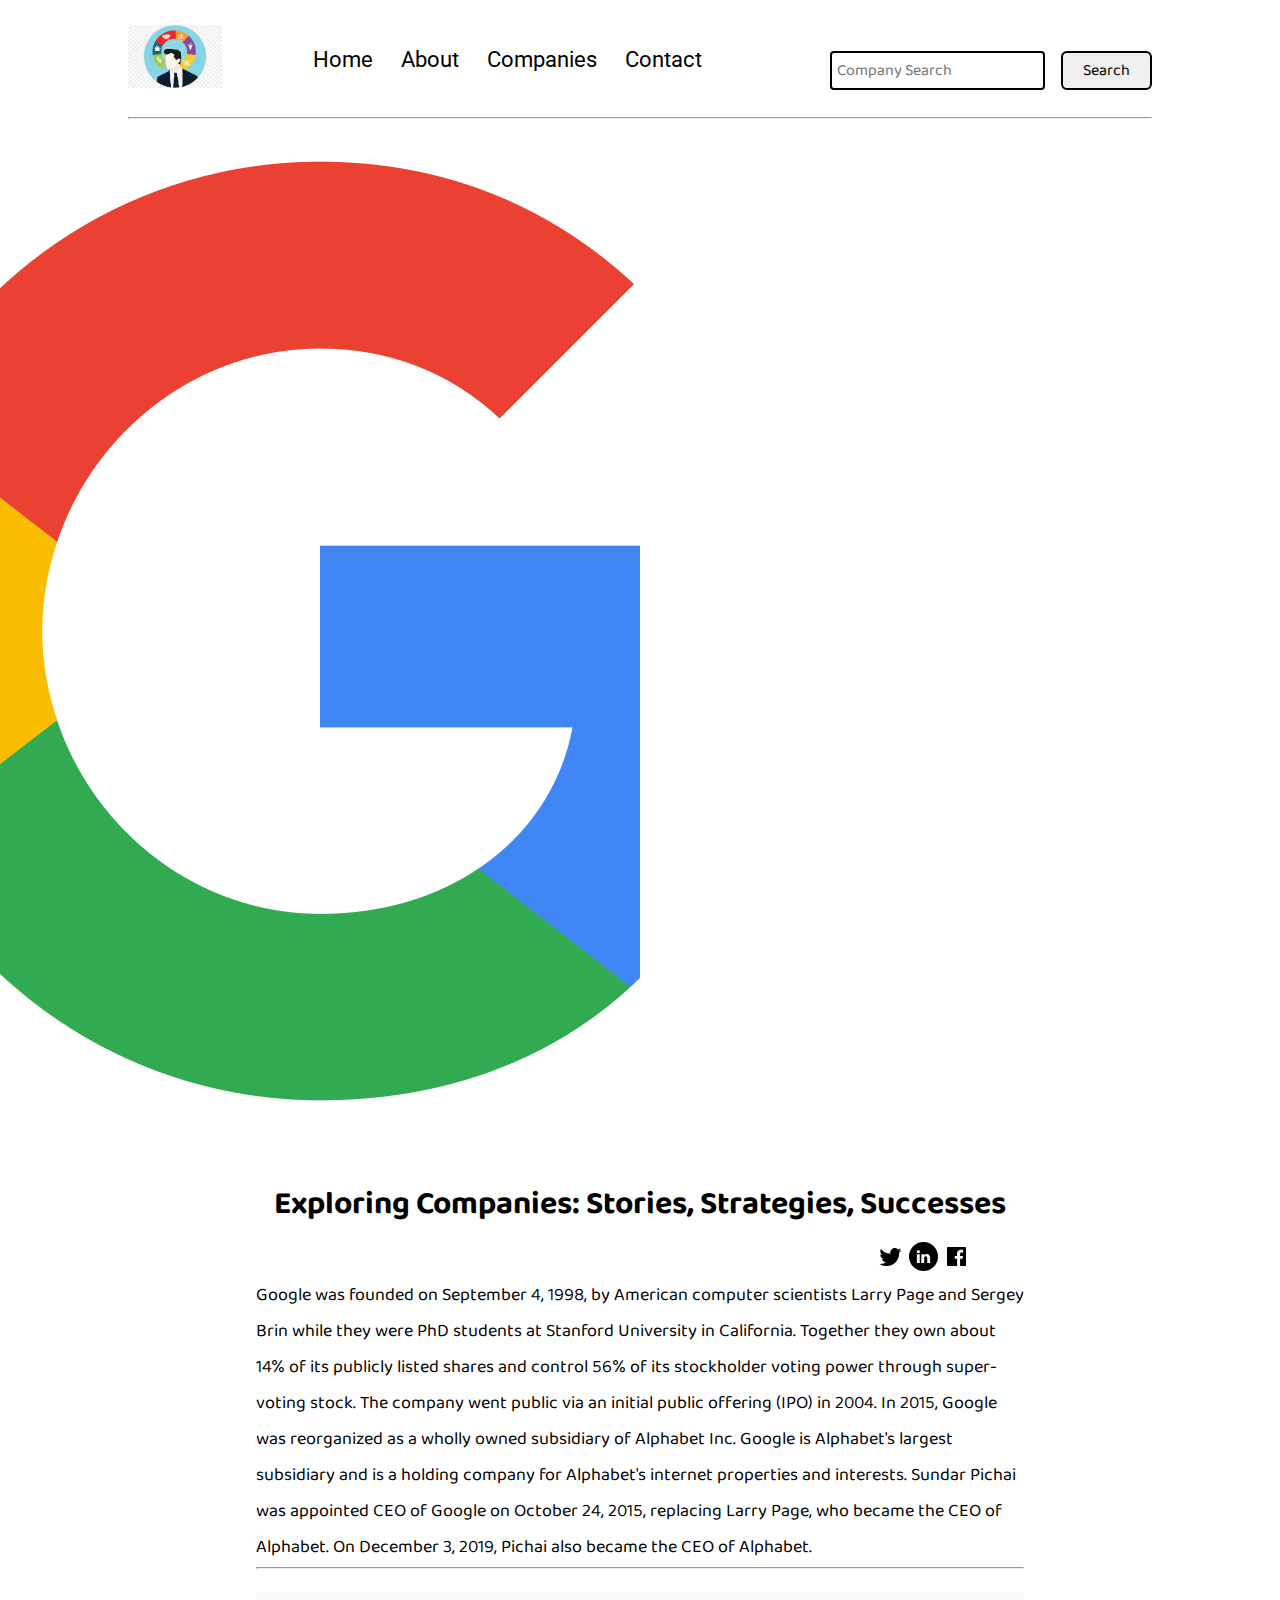
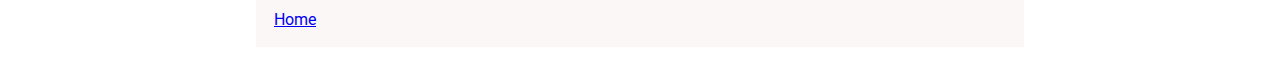
<file: ResponsiveBlogTemplate/blogpost.html>
<!DOCTYPE html>
<html lang="en">

<head>
    <meta charset="UTF-8">
    <meta name="viewport" content="width=device-width, initial-scale=1.0">
    <link rel="stylesheet" href="css/utils.css">
    <link rel="stylesheet" href="css/style.css">
    <link rel="stylesheet" href="css/blogpost.css">
    <link rel="stylesheet" href="css/mobile.css">
    <title>Dr. A.P.J. Abdul Kalam Technical University</title>
</head>

<body>
    <nav class="navigation max-width-1 m-auto">
        <div class="nav-left">
            <a href="/">
                <span><img src="img/logo.jpg" width="94px" alt=""></span>
            </a>
            <ul>
                <li><a href="/">Home</a></li>
                <li><a href="#">About</a></li>
                <li><a href="/search.html">Companies</a></li>
                <li><a href="/contact.html">Contact</a></li>
            </ul>
        </div>
        <div class="nav-right">
            <form action="/search.html" method="get">
                <input id="searchData" class="form-input" type="text" name="query" placeholder="Company Search">
                <button class="btn">Search</button>
            </form>

        </div>

    </nav>
    <div class="max-width-1 m-auto">
        <hr>
    </div>
    <div class="post-img">
        <img src="img/google.png" alt="">
    </div>
    <div class="m-auto blog-post-content max-width-2 m-auto my-2">
        <h1 class="font1">Exploring Companies: Stories, Strategies, Successes</h1>
        <div class="blogpost-meta">
            <div class="author-info">
                <div>
                    <b>

                    </b>
                </div>
                <div></div>
            </div>
            <div class="social">
                <svg width="29" height="29" class="hk">
                    <path
                        d="M22.05 7.54a4.47 4.47 0 0 0-3.3-1.46 4.53 4.53 0 0 0-4.53 4.53c0 .35.04.7.08 1.05A12.9 12.9 0 0 1 5 6.89a5.1 5.1 0 0 0-.65 2.26c.03 1.6.83 2.99 2.02 3.79a4.3 4.3 0 0 1-2.02-.57v.08a4.55 4.55 0 0 0 3.63 4.44c-.4.08-.8.13-1.21.16l-.81-.08a4.54 4.54 0 0 0 4.2 3.15 9.56 9.56 0 0 1-5.66 1.94l-1.05-.08c2 1.27 4.38 2.02 6.94 2.02 8.3 0 12.86-6.9 12.84-12.85.02-.24 0-.43 0-.65a8.68 8.68 0 0 0 2.26-2.34c-.82.38-1.7.62-2.6.72a4.37 4.37 0 0 0 1.95-2.51c-.84.53-1.81.9-2.83 1.13z">
                    </path>
                </svg>

                <svg style="background: black;
                border-radius: 21px;" width="29" height="29" viewBox="0 0 29 29" fill="none" class="hk">
                    <path
                        d="M5 6.36C5 5.61 5.63 5 6.4 5h16.2c.77 0 1.4.61 1.4 1.36v16.28c0 .75-.63 1.36-1.4 1.36H6.4c-.77 0-1.4-.6-1.4-1.36V6.36z">
                    </path>
                    <path fill-rule="evenodd" clip-rule="evenodd"
                        d="M10.76 20.9v-8.57H7.89v8.58h2.87zm-1.44-9.75c1 0 1.63-.65 1.63-1.48-.02-.84-.62-1.48-1.6-1.48-.99 0-1.63.64-1.63 1.48 0 .83.62 1.48 1.59 1.48h.01zM12.35 20.9h2.87v-4.79c0-.25.02-.5.1-.7.2-.5.67-1.04 1.46-1.04 1.04 0 1.46.8 1.46 1.95v4.59h2.87v-4.92c0-2.64-1.42-3.87-3.3-3.87-1.55 0-2.23.86-2.61 1.45h.02v-1.24h-2.87c.04.8 0 8.58 0 8.58z"
                        fill="#fff"></path>
                </svg>

                <svg width="29" height="29" class="hk">
                    <path
                        d="M23.2 5H5.8a.8.8 0 0 0-.8.8V23.2c0 .44.35.8.8.8h9.3v-7.13h-2.38V13.9h2.38v-2.38c0-2.45 1.55-3.66 3.74-3.66 1.05 0 1.95.08 2.2.11v2.57h-1.5c-1.2 0-1.48.57-1.48 1.4v1.96h2.97l-.6 2.97h-2.37l.05 7.12h5.1a.8.8 0 0 0 .79-.8V5.8a.8.8 0 0 0-.8-.79">
                    </path>
                </svg>

            </div>
        </div>
        <p class="font1">Google was founded on September 4, 1998, by American computer scientists Larry Page and Sergey
            Brin while they were PhD students at Stanford University in California. Together they own about 14% of its
            publicly listed shares and control 56% of its stockholder voting power through super-voting stock. The
            company went public via an initial public offering (IPO) in 2004. In 2015, Google was reorganized as a
            wholly owned subsidiary of Alphabet Inc. Google is Alphabet's largest subsidiary and is a holding company
            for Alphabet's internet properties and interests. Sundar Pichai was appointed CEO of Google on October 24,
            2015, replacing Larry Page, who became the CEO of Alphabet. On December 3, 2019, Pichai also became the CEO
            of Alphabet.

        </p>

        <div class="max-width-1 m-auto">
            <hr>
        </div>
        <div class="home-articles max-width-1 m-auto font2">
            <a href="/index.html">Home</a>
        </div>



</body>

</html>
</file>
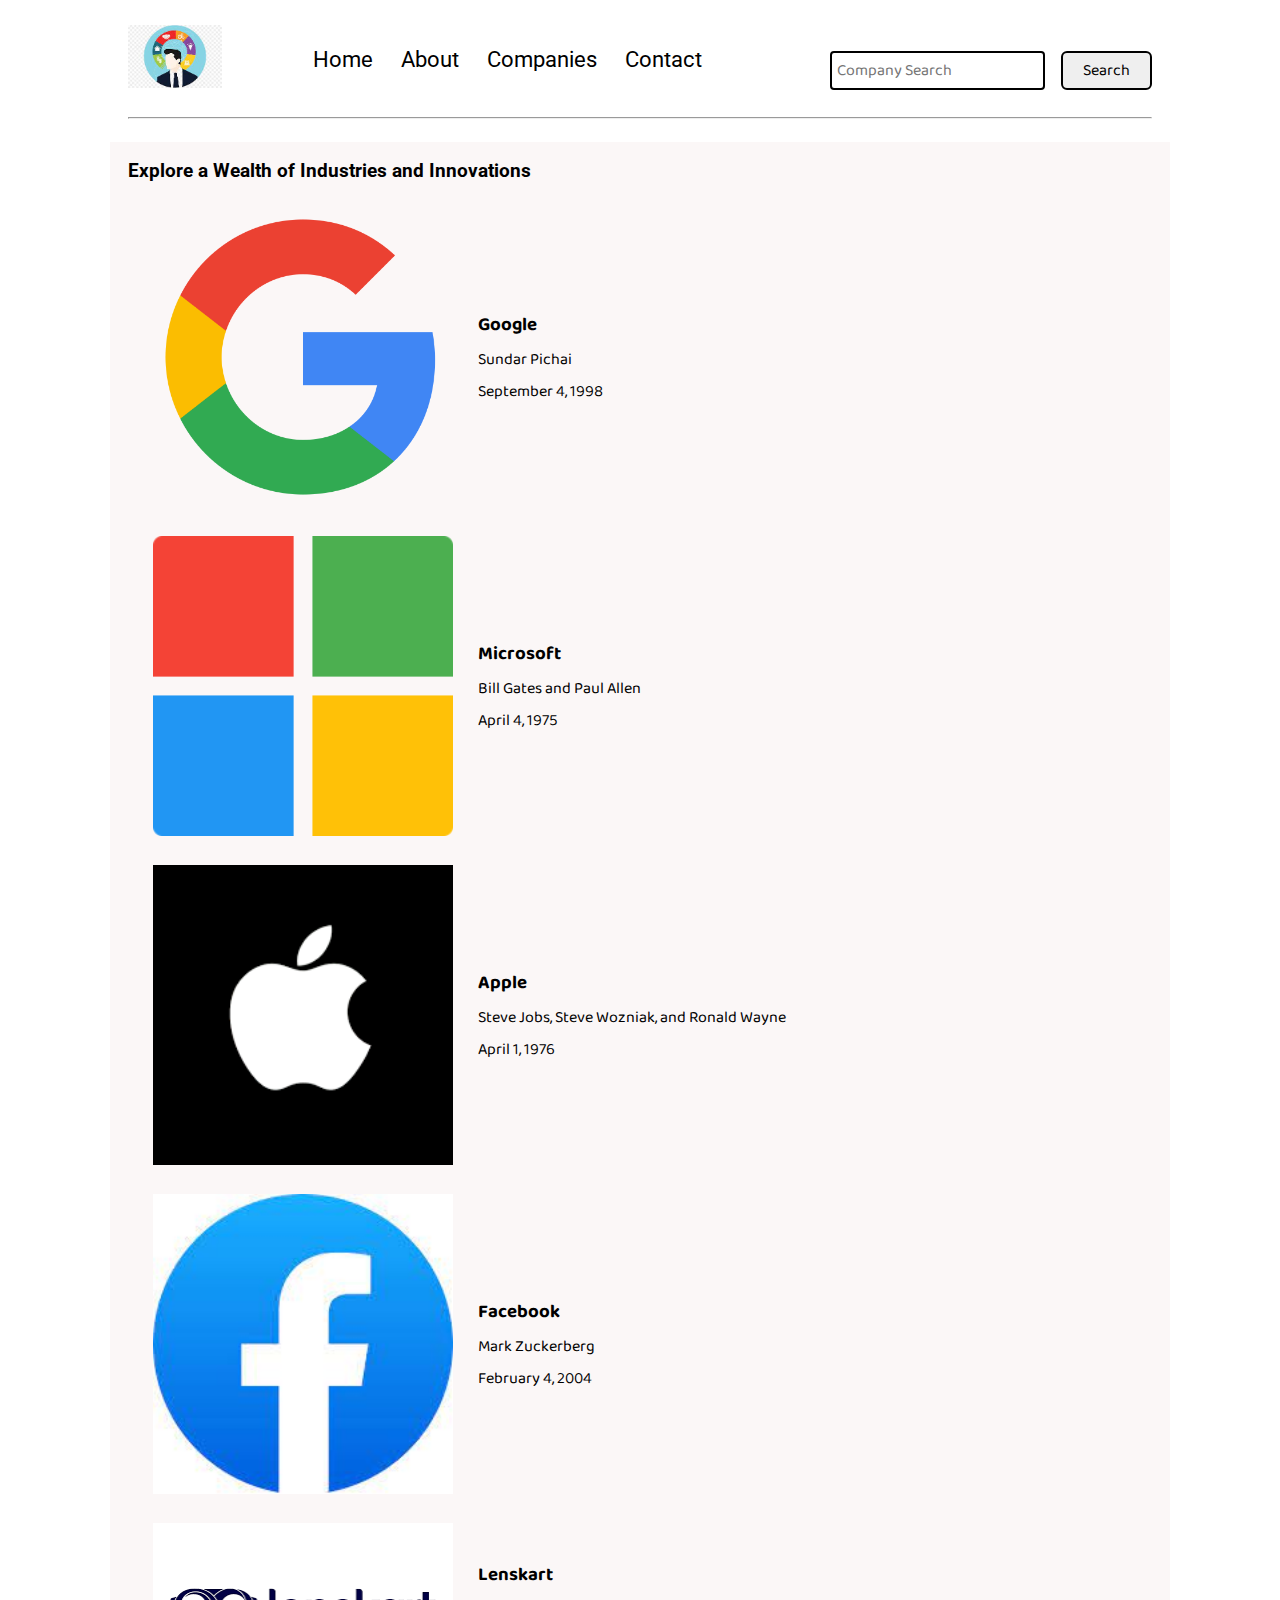
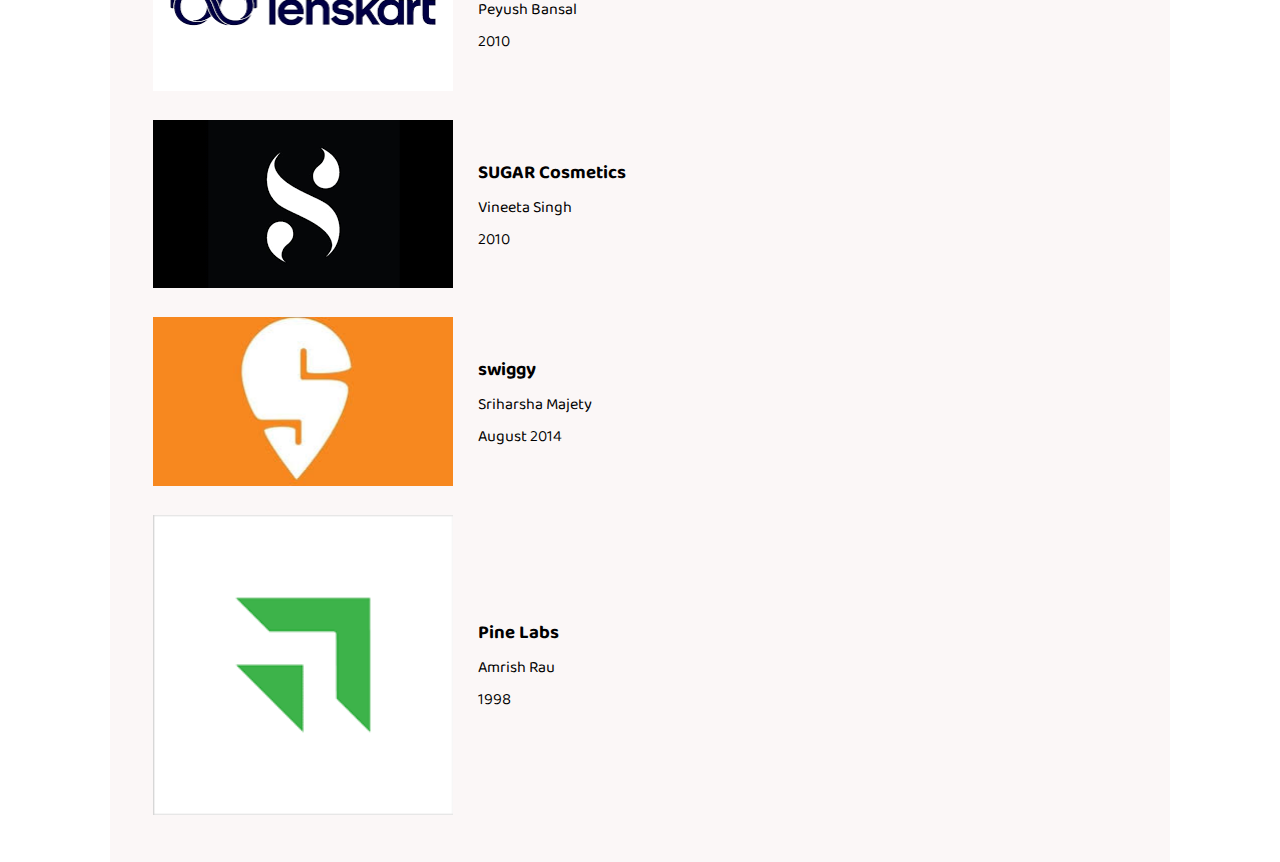
<file: ResponsiveBlogTemplate/search.html>
<!DOCTYPE html>
<html lang="en">

<head>
    <meta charset="UTF-8">
    <meta name="viewport" content="width=device-width, initial-scale=1.0">
    <link rel="stylesheet" href="css/utils.css">
    <link rel="stylesheet" href="css/style.css">
    <link rel="stylesheet" href="css/mobile.css">

    <title>Exploring Companies: Stories, Strategies, Successes</title>
</head>

<body>
    <nav class="navigation max-width-1 m-auto">
        <div class="nav-left">
            <a href="/">
                <span><img src="img/logo.jpg" width="94px" alt=""></span>
            </a>
            <ul>
                <li><a href="/">Home</a></li>
                <li><a href="#">About</a></li>
                <li><a href="/search.html">Companies</a></li>
                <li><a href="/contact.html">Contact</a></li>

            </ul>
        </div>
        <div class="nav-right">
            <form action="/search.html" method="get">
                <input id="serachInput" class="form-input" type="text" name="query" placeholder="Company Search">
                <button id="serachButton" class="btn">Search</button>
            </form>
        </div>
    </nav>


    <div class="max-width-1 m-auto">
        <hr>
    </div>
    <div class="home-articles max-width-1 m-auto font2">

        <h3>Explore a Wealth of Industries and Innovations</h3>

        <div class="home-article">
            <div class="home-article-img">
                <img src="img/google.png" alt="article">
            </div>
            <div class="home-article-content font1">
                <a href="/google.html">
                    <h3>Google</h3>
                </a>

                <div>Sundar Pichai</div>
                <span>September 4, 1998</span>
            </div>
        </div>
        <div class="home-article">
            <div class="home-article-img">
                <img src="img/microsoft.jpg" alt="article">
            </div>
            <div class="home-article-content font1">
                <a href="/microsoft.html">
                    <h3>Microsoft</h3>
                </a>

                <div>Bill Gates and Paul Allen</div>
                <span>April 4, 1975</span>
            </div>
        </div>
        <div class="home-article">
            <div class="home-article-img">
                <img src="img/apple.png" alt="article">
            </div>
            <div class="home-article-content font1">
                <a href="/apple.html">
                    <h3>Apple</h3>
                </a>
                <div>Steve Jobs, Steve Wozniak, and Ronald Wayne</div>
                <span>April 1, 1976</span>
            </div>
        </div>
        <div class="home-article">
            <div class="home-article-img">
                <img src="img/fb.jpg" alt="article">
            </div>
            <div class="home-article-content font1">
                <a href="/facebook.html">
                    <h3>Facebook</h3>
                </a>

                <div>Mark Zuckerberg</div>
                <span>February 4, 2004</span>
            </div>
        </div>
        <div class="home-article">
            <div class="home-article-img">
                <img src="img/lenskart.png" alt="article">
            </div>
            <div class="home-article-content font1">
                <a href="/lenskart.html">
                    <h3>Lenskart</h3>
                </a>

                <div>Peyush Bansal</div>
                <span>2010</span>
            </div>
        </div>
        <div class="home-article">
            <div class="home-article-img">
                <img src="img/sugar.png" alt="article">
            </div>
            <div class="home-article-content font1">
                <a href="/sugar.html">
                    <h3>SUGAR Cosmetics</h3>
                </a>

                <div>Vineeta Singh</div>
                <span>2010</span>
            </div>
        </div>
        <div class="home-article">
            <div class="home-article-img">
                <img src="img/swigg.jpg" alt="article">
            </div>
            <div class="home-article-content font1">
                <a href="/blogpost.html">
                    <h3>swiggy</h3>
                </a>

                <div>Sriharsha Majety</div>
                <span>August 2014</span>
            </div>
        </div>
        <div class="home-article">
            <div class="home-article-img">
                <img src="img/img2.png" alt="article">
            </div>
            <div class="home-article-content font1">
                <a href="/blogpost.html">
                    <h3>Pine Labs</h3>
                </a>

                <div>Amrish Rau</div>
                <span>1998</span>
            </div>
        </div>

    </div>


</body>

</html>
</file>
<file: ResponsiveBlogTemplate/css/utils.css>
@import url("https://fonts.googleapis.com/css2?family=Roboto&display=swap");
@import url("https://fonts.googleapis.com/css2?family=Baloo+Bhaina+2:wght@500&display=swap");
:root { 
  --main-bg-color: #bd6418;
  --font1: "Baloo Bhaina 2", cursive;
  --font2: "Roboto", sans-serif;
}

.center{
  text-align: center
}

.font1 {
  font-family: var(--font1);
}
.font2 {
  font-family: var(--font2);
}

.max-width-1 {
  max-width: 80vw;
}

.max-width-2 {
  max-width: 60vw;
}

.m-auto {
  margin: auto;
}

.mx-1{
  margin-left: 23px;
  margin-right: 23px;
}

.my-2{
  margin-top: 32px;
  margin-bottom: 32px;
}

.btn {
  padding: 0px 20px;
  padding-top: 3px;
  border: 2px solid black;
  border-radius: 6px;
  font-family: var(--font1);
  font-size: 16px;
  cursor: pointer;
  transition: all 0.3s ease-in-out;
}

.btn:hover {
  color: white;
  background: var(--main-bg-color);
}

.form-input {
  padding: 0px 5px;
  padding-top: 3px;
  font-size: 16px;
  border: 2px solid black;
  border-radius: 4px;
  margin: 0 13px;
  font-family: var(--font1);
}

.form-box input, textarea{
  width: 52vw;
  padding: 0px 5px;
  margin: 3px 0;
  font-size: 18px;
  font-family: var(--font1);
  border: 2px solid var(--main-bg-color);
  border-radius:5px;
}
</file>
<file: ResponsiveBlogTemplate/css/style.css>
* {
  margin: 0;
  padding: 0; 
}

.navigation {
  margin-top: 25px;
  font-family: var(--font1);
  /* height: 74px;  */
  display: flex;
  justify-content: space-between;
  align-items: center;
}

.nav-left {
  display: flex;
}

.nav-left span {
  font-size: 35px;
  padding-top: 10px;
}

.nav-left ul {
  display: flex;
  align-items: center;
  margin: 0 77px;
  font-size: 22px;
  padding-bottom: 23px;
}

.nav-left ul li {
  list-style: none;
  margin: 0 14px;
  font-family: var(--font2);
  transition: all 0.3s ease-in-out;
}

.nav-left ul li a {
  text-decoration: none;
  color: black;
}

.nav-left ul li a:hover {
  color: var(--main-bg-color);
  font-weight: bolder;
}

.content {
  height: 100%;
  display: flex;
  margin-top: 32px;
  padding: 9px;
  position: relative;
}

.content::after {
  content: "";
  background-image: url("../img/backgimg2.jpg");
  position: absolute;
  width: 100%;
  height: inherit;
  background-size: cover;
  background-position: center;

  opacity: 0.35;
  border-radius: 12px;
}

.content-left {
  font-family: var(--font1);
  display: flex;
  flex-direction: column;
  justify-content: center;
  padding: 49px;
  z-index: 1;
}

.content-right {
  display: flex;
  align-items: center;
  justify-content: center;
}

.content-right img {
  height: 355px;
  border: 2px solid black;
  border-radius: 200px;
}

.home-articles {
  padding: 18px;
  background-color: rgb(248, 239, 239, 0.5);
  margin-top: 23px;
  position: relative;
}

.year-box {
  position: absolute;  
  right: 0px;
  top: 100px;
  width: 234px;
  height: 255px;
  font-size: 18px;
}



.home-article {
  display: flex;
  margin: 25px;
}

.home-article img {
  width: 300px;
}

.home-article-content {
  align-self: center;
  padding: 25px;
}

.home-article-content a {
  text-decoration: none;
  color: black;
}
/* .home-articles{} */
.footer {
  height: 50px;
  background-color: var(--main-bg-color);
  display: flex;
  align-items: center;
  justify-content: center;
  color: white;
  flex-direction: column;
}

.footer a {
  color: white;
}
</file>
<file: ResponsiveBlogTemplate/css/blogpost.css>
.post-img {
    /* height: 402px; */
    overflow: hidden;
    align-items: center;
    justify-content: center;
    height: 50%;
    width: 50%;
    object-fit: contain;
    display: flex;
}

.post-img img {
    width: 100;
}

.blog-post-content {
    /* background-color: rebeccapurple; */
}

.blog-post-content h1 {
    text-align: center;
}

.blog-post-content p {
    font-size: 18px;
}

.row {
    display: flex;
}

.more-post {
    flex-direction: column;
    align-items: center;
}

.blogpost-meta {
    display: flex;
    justify-content: space-between;
}

.author-info {
    margin: 12px 0;
}

.author-info div {
    padding: 4px 0px;
    font-family: var(--font1);
}

.social {
    padding-right: 53px;
    align-self: center;
    cursor: pointer;
}
</file>
<file: ResponsiveBlogTemplate/css/mobile.css>
@media screen and (max-width: 1200px) {
  .navigation {
    flex-direction: column;
    margin-bottom: 23px;
  }

  .nav-left {
    flex-direction: column;
    text-align: center;
  }

  .content-right {
    display: none;
  }

  .home-article {
    flex-direction: column;
  }

  .home-article-img {
    text-align: center;
  }

  .year-box {
    top: 25px;
    left: 60vw;
    font-size: 11px;
    display: flex;
  }

  .year-box div {
    padding: 0 3px;
    margin: 0;
  }

  .home-article img {
    width: 70vw;
  }
  .form-input {
    width: 50%;
  }
  .form-box input,
  textarea {
    width: 66vw;
  }
  .row {
    flex-direction: column;
  }
  .social {
    padding: 0;
  }
  .post-img {
    height: auto;
  }
  .adjust-year {
    position: static;
    height: auto;
    padding: 12px 0px;
    display: flex;
    justify-content: flex-end;
    width: 100%;
  }
}
</file>
